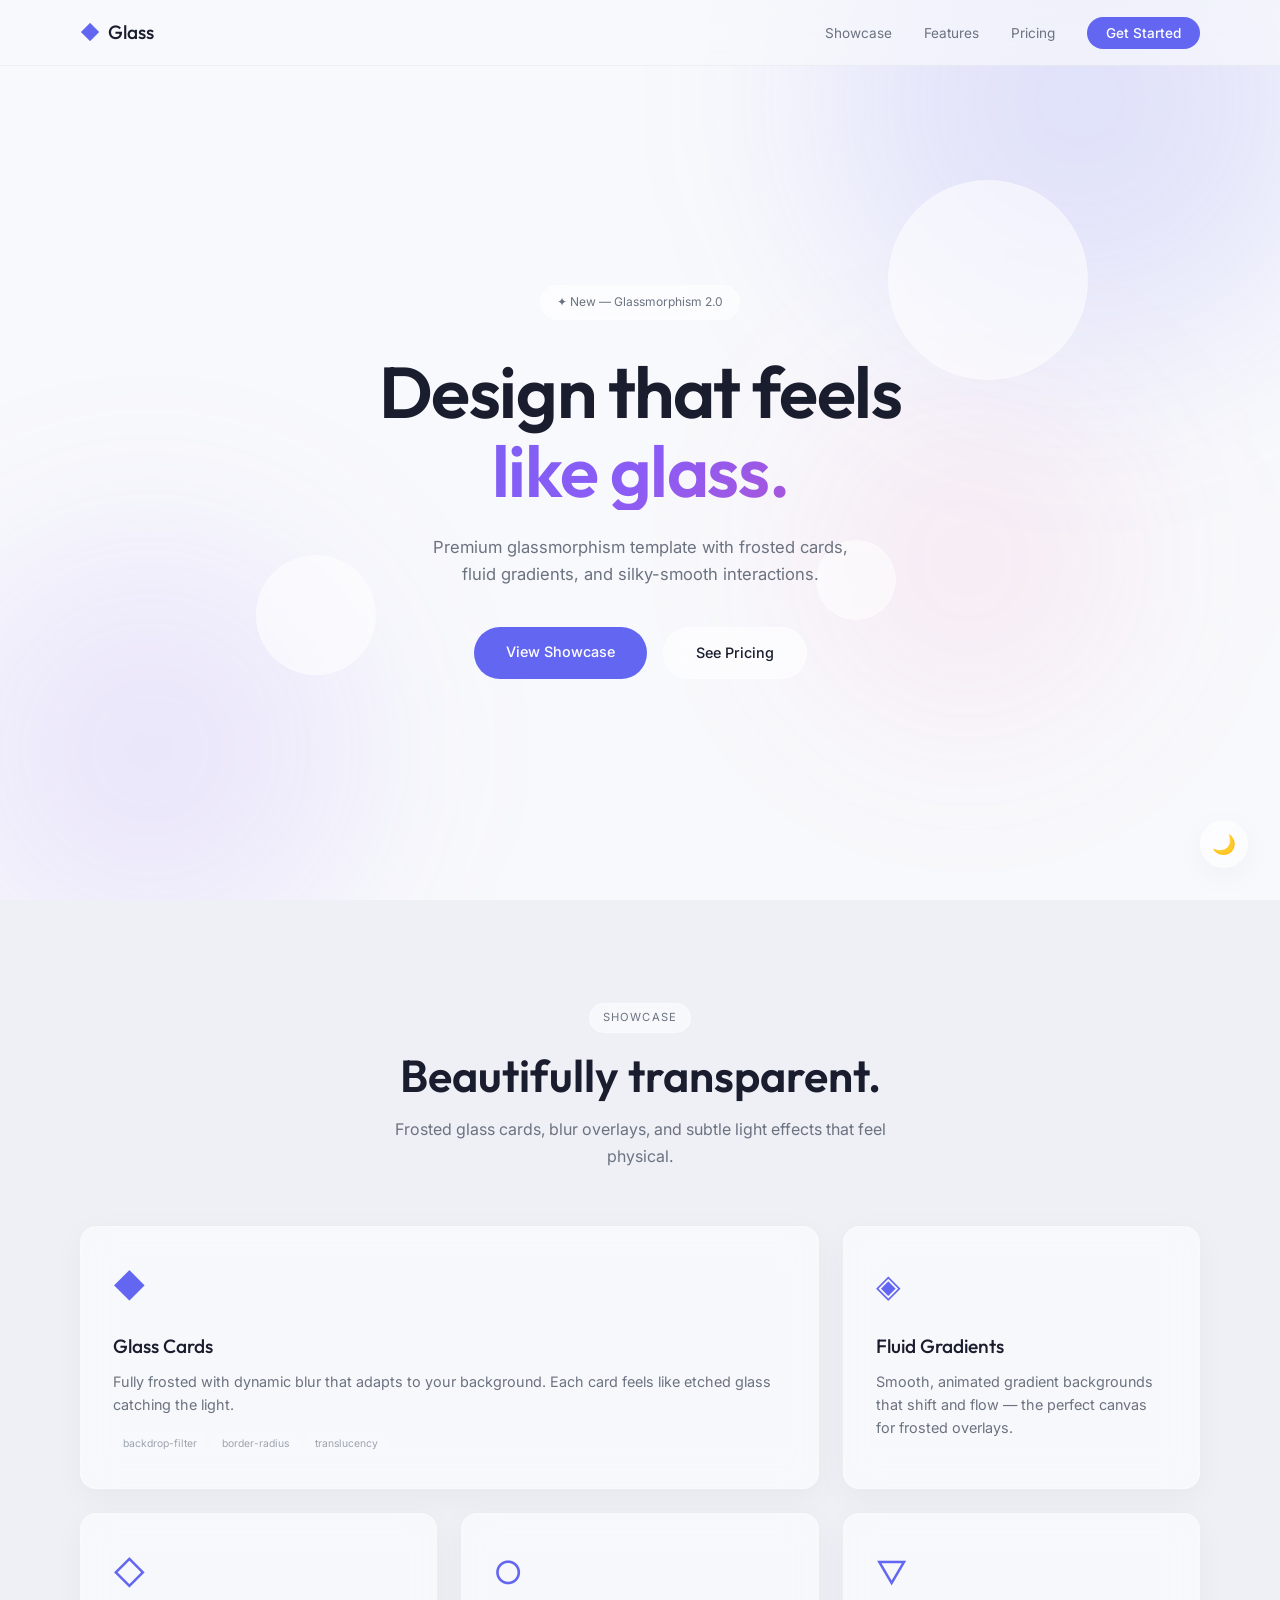
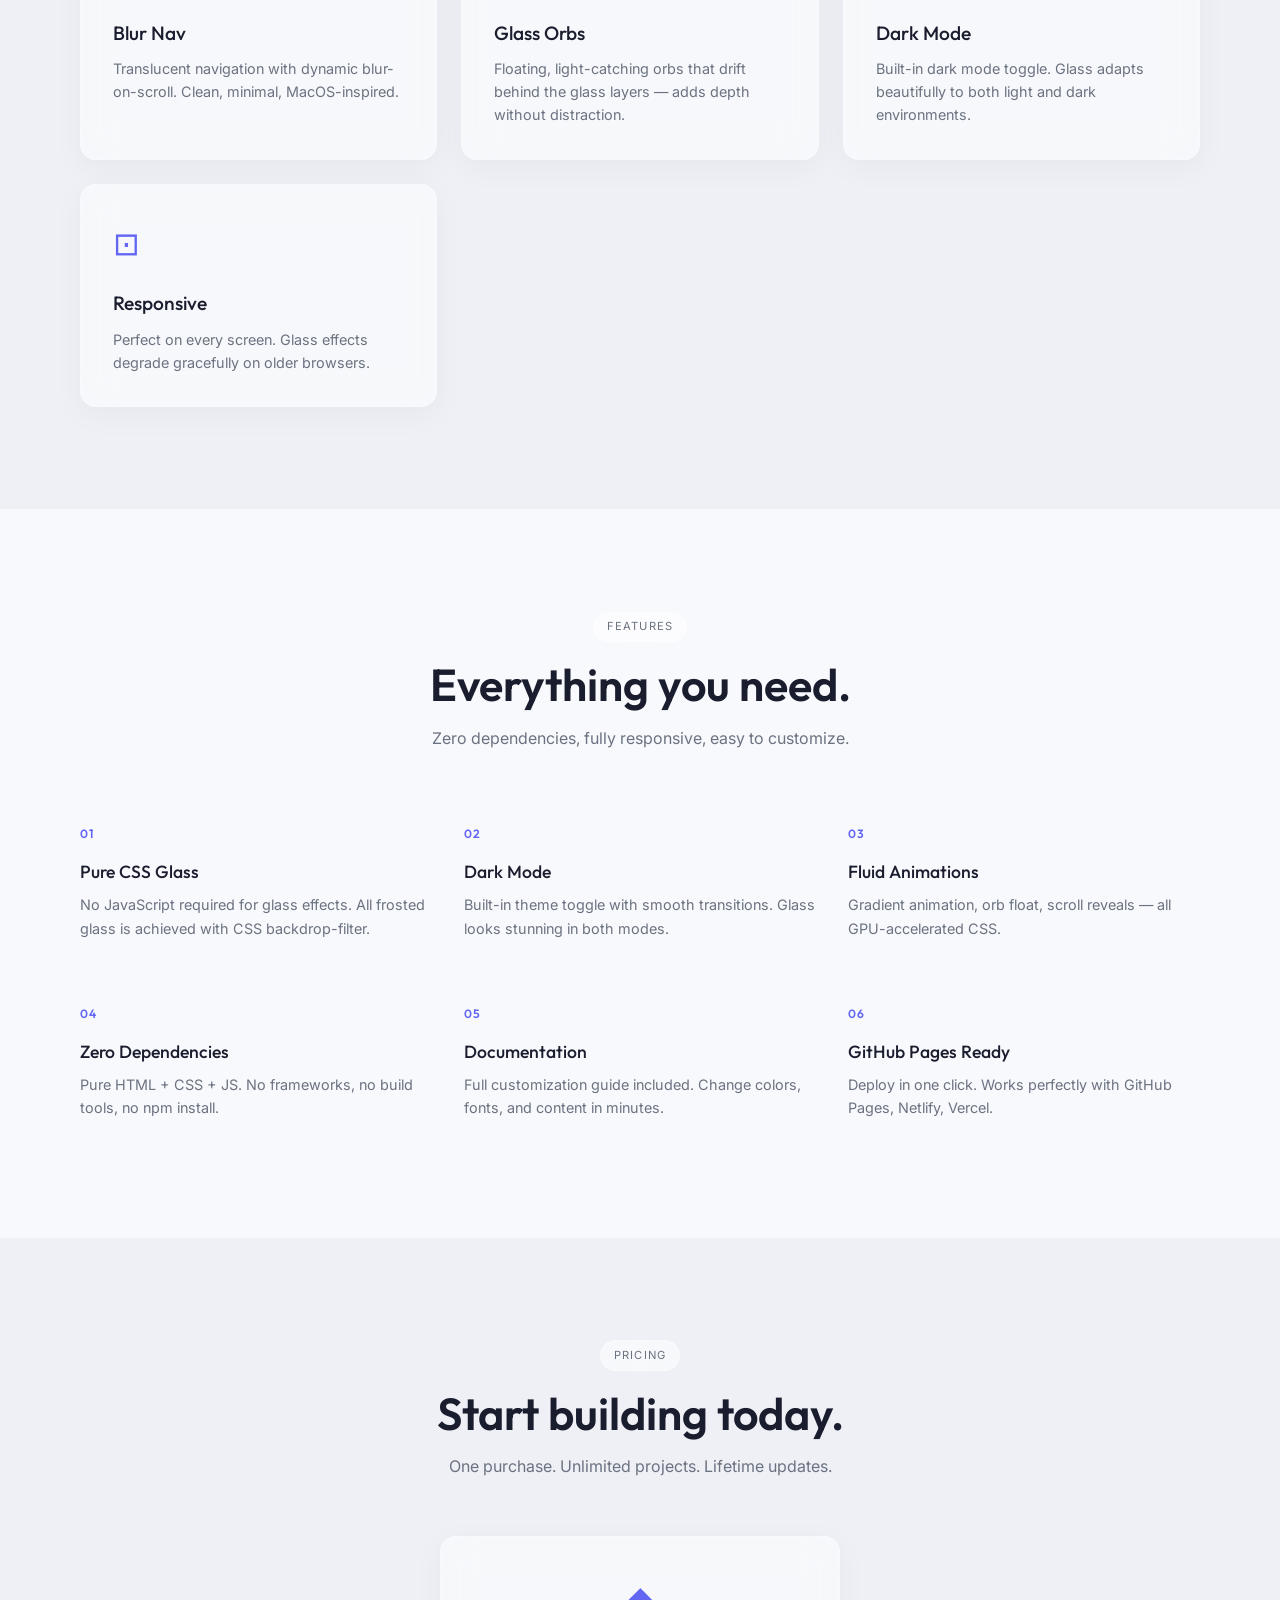
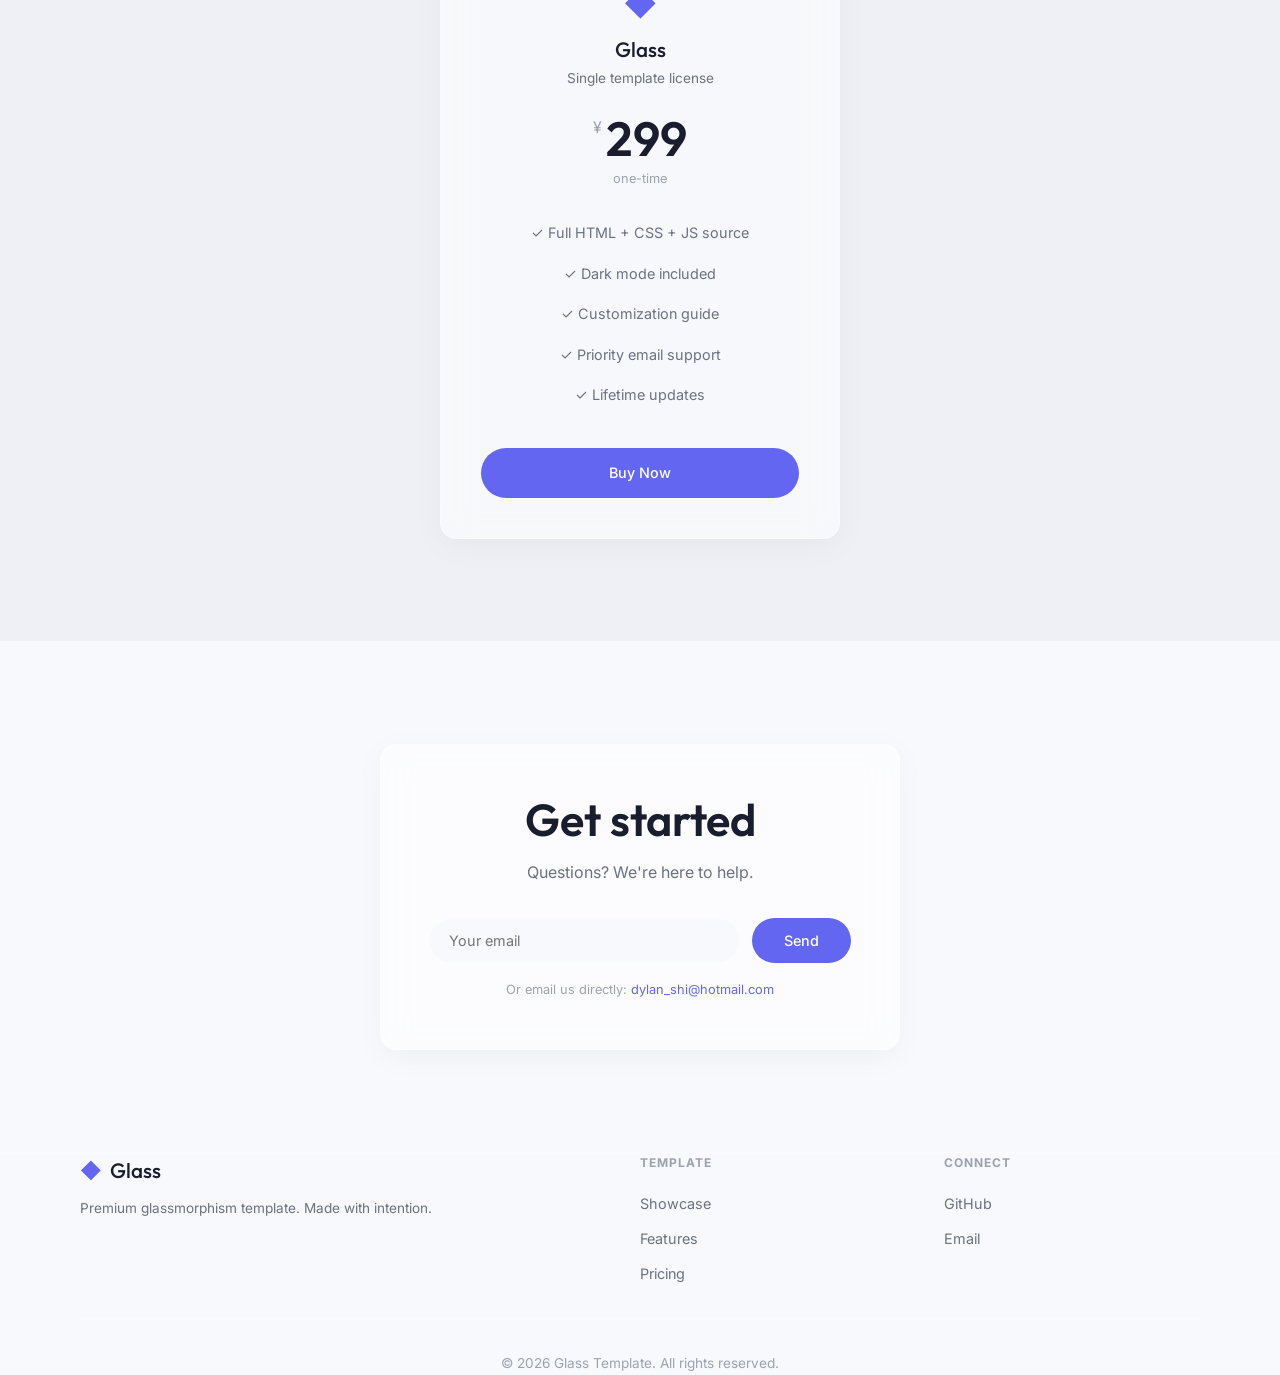
<file: index.html>
<!DOCTYPE html>
<html lang="en">
<head>
  <meta charset="UTF-8" />
  <meta name="viewport" content="width=device-width, initial-scale=1.0" />
  <meta name="description" content="Glass — Premium glassmorphism HTML template for modern brands." />
  <title>Glass — Premium Glassmorphism Template</title>
  <link rel="preconnect" href="https://fonts.googleapis.com" />
  <link rel="preconnect" href="https://fonts.gstatic.com" crossorigin />
  <link href="https://fonts.googleapis.com/css2?family=Inter:wght@300;400;500;600&family=Outfit:wght@300;400;500;600&display=swap" rel="stylesheet" />
  <link rel="stylesheet" href="css/style.css" />
</head>
<body>

  <!-- ==================== NAV ==================== -->
  <nav class="nav" id="nav">
    <div class="nav__inner container">
      <a href="#" class="nav__logo">
        <span class="nav__logo-icon">◆</span> Glass
      </a>
      <div class="nav__right">
        <ul class="nav__links" id="navLinks">
          <li><a href="#showcase">Showcase</a></li>
          <li><a href="#features">Features</a></li>
          <li><a href="#pricing">Pricing</a></li>
          <li><a href="#contact" class="nav__cta">Get Started</a></li>
        </ul>
        <button class="nav__toggle" id="navToggle" aria-label="Menu">
          <span></span><span></span>
        </button>
      </div>
    </div>
  </nav>

  <!-- ==================== HERO ==================== -->
  <section class="hero">
    <div class="hero__bg">
      <div class="hero__gradient hero__gradient--1"></div>
      <div class="hero__gradient hero__gradient--2"></div>
      <div class="hero__gradient hero__gradient--3"></div>
    </div>
    <div class="hero__content container">
      <div class="hero__badge">✦ New — Glassmorphism 2.0</div>
      <h1 class="hero__title">
        <span class="hero__title-line">Design that feels</span>
        <span class="hero__title-line hero__title-line--gradient">like glass.</span>
      </h1>
      <p class="hero__sub">Premium glassmorphism template with frosted cards,<br/>fluid gradients, and silky-smooth interactions.</p>
      <div class="hero__actions">
        <a href="#showcase" class="btn btn--primary">View Showcase</a>
        <a href="#pricing" class="btn btn--glass">See Pricing</a>
      </div>
    </div>
    <!-- Floating glass orbs -->
    <div class="hero__orb hero__orb--1"></div>
    <div class="hero__orb hero__orb--2"></div>
    <div class="hero__orb hero__orb--3"></div>
  </section>

  <!-- ==================== SHOWCASE ==================== -->
  <section class="showcase" id="showcase">
    <div class="container">
      <div class="section-header">
        <span class="section-tag">Showcase</span>
        <h2 class="section-title">Beautifully transparent.</h2>
        <p class="section-sub">Frosted glass cards, blur overlays, and subtle light effects that feel physical.</p>
      </div>

      <div class="showcase__grid">
        <div class="glass-card glass-card--lg">
          <div class="glass-card__icon">◆</div>
          <h3 class="glass-card__title">Glass Cards</h3>
          <p class="glass-card__text">Fully frosted with dynamic blur that adapts to your background. Each card feels like etched glass catching the light.</p>
          <div class="glass-card__tags">
            <span>backdrop-filter</span>
            <span>border-radius</span>
            <span>translucency</span>
          </div>
        </div>

        <div class="glass-card">
          <div class="glass-card__icon">◈</div>
          <h3 class="glass-card__title">Fluid Gradients</h3>
          <p class="glass-card__text">Smooth, animated gradient backgrounds that shift and flow — the perfect canvas for frosted overlays.</p>
        </div>

        <div class="glass-card">
          <div class="glass-card__icon">◇</div>
          <h3 class="glass-card__title">Blur Nav</h3>
          <p class="glass-card__text">Translucent navigation with dynamic blur-on-scroll. Clean, minimal, MacOS-inspired.</p>
        </div>

        <div class="glass-card">
          <div class="glass-card__icon">○</div>
          <h3 class="glass-card__title">Glass Orbs</h3>
          <p class="glass-card__text">Floating, light-catching orbs that drift behind the glass layers — adds depth without distraction.</p>
        </div>

        <div class="glass-card">
          <div class="glass-card__icon">▽</div>
          <h3 class="glass-card__title">Dark Mode</h3>
          <p class="glass-card__text">Built-in dark mode toggle. Glass adapts beautifully to both light and dark environments.</p>
        </div>

        <div class="glass-card">
          <div class="glass-card__icon">⊡</div>
          <h3 class="glass-card__title">Responsive</h3>
          <p class="glass-card__text">Perfect on every screen. Glass effects degrade gracefully on older browsers.</p>
        </div>
      </div>
    </div>
  </section>

  <!-- ==================== FEATURES ==================== -->
  <section class="features" id="features">
    <div class="container">
      <div class="section-header">
        <span class="section-tag">Features</span>
        <h2 class="section-title">Everything you need.</h2>
        <p class="section-sub">Zero dependencies, fully responsive, easy to customize.</p>
      </div>

      <div class="features__grid">
        <div class="feature-item">
          <div class="feature-item__num">01</div>
          <h3 class="feature-item__title">Pure CSS Glass</h3>
          <p class="feature-item__text">No JavaScript required for glass effects. All frosted glass is achieved with CSS backdrop-filter.</p>
        </div>
        <div class="feature-item">
          <div class="feature-item__num">02</div>
          <h3 class="feature-item__title">Dark Mode</h3>
          <p class="feature-item__text">Built-in theme toggle with smooth transitions. Glass looks stunning in both modes.</p>
        </div>
        <div class="feature-item">
          <div class="feature-item__num">03</div>
          <h3 class="feature-item__title">Fluid Animations</h3>
          <p class="feature-item__text">Gradient animation, orb float, scroll reveals — all GPU-accelerated CSS.</p>
        </div>
        <div class="feature-item">
          <div class="feature-item__num">04</div>
          <h3 class="feature-item__title">Zero Dependencies</h3>
          <p class="feature-item__text">Pure HTML + CSS + JS. No frameworks, no build tools, no npm install.</p>
        </div>
        <div class="feature-item">
          <div class="feature-item__num">05</div>
          <h3 class="feature-item__title">Documentation</h3>
          <p class="feature-item__text">Full customization guide included. Change colors, fonts, and content in minutes.</p>
        </div>
        <div class="feature-item">
          <div class="feature-item__num">06</div>
          <h3 class="feature-item__title">GitHub Pages Ready</h3>
          <p class="feature-item__text">Deploy in one click. Works perfectly with GitHub Pages, Netlify, Vercel.</p>
        </div>
      </div>
    </div>
  </section>

  <!-- ==================== PRICING ==================== -->
  <section class="pricing" id="pricing">
    <div class="container">
      <div class="section-header">
        <span class="section-tag">Pricing</span>
        <h2 class="section-title">Start building today.</h2>
        <p class="section-sub">One purchase. Unlimited projects. Lifetime updates.</p>
      </div>

      <div class="pricing__cards">
        <div class="pricing-card">
          <div class="pricing-card__header">
            <span class="pricing-card__icon">◆</span>
            <h3 class="pricing-card__title">Glass</h3>
            <p class="pricing-card__desc">Single template license</p>
          </div>
          <div class="pricing-card__price">
            <span class="pricing-card__currency">¥</span>
            <span class="pricing-card__amount">299</span>
            <span class="pricing-card__period">one-time</span>
          </div>
          <ul class="pricing-card__features">
            <li>✓ Full HTML + CSS + JS source</li>
            <li>✓ Dark mode included</li>
            <li>✓ Customization guide</li>
            <li>✓ Priority email support</li>
            <li>✓ Lifetime updates</li>
          </ul>
          <a href="https://github.com/dylanshi-cloud/glass-template#-pricing" class="btn btn--primary pricing-card__btn" target="_blank">Buy Now</a>
        </div>
      </div>
    </div>
  </section>

  <!-- ==================== CONTACT ==================== -->
  <section class="contact" id="contact">
    <div class="container">
      <div class="glass-card contact__card">
        <h2 class="section-title" style="text-align:center">Get started</h2>
        <p style="text-align:center;color:var(--text-light);margin-bottom:2rem">Questions? We're here to help.</p>
        <form class="contact__form" id="contactForm">
          <input type="email" class="contact__input" placeholder="Your email" required />
          <button type="submit" class="btn btn--primary">Send</button>
        </form>
        <p style="text-align:center;font-size:0.8rem;color:var(--text-muted);margin-top:1rem">Or email us directly: <a href="mailto:dylan_shi@hotmail.com" style="color:var(--accent)">dylan_shi@hotmail.com</a></p>
      </div>
    </div>
  </section>

  <!-- ==================== FOOTER ==================== -->
  <footer class="footer">
    <div class="container">
      <div class="footer__inner">
        <div class="footer__brand">
          <span class="nav__logo"><span class="nav__logo-icon">◆</span> Glass</span>
          <p class="footer__tagline">Premium glassmorphism template. Made with intention.</p>
        </div>
        <div class="footer__links">
          <h4>Template</h4>
          <ul>
            <li><a href="#showcase">Showcase</a></li>
            <li><a href="#features">Features</a></li>
            <li><a href="#pricing">Pricing</a></li>
          </ul>
        </div>
        <div class="footer__links">
          <h4>Connect</h4>
          <ul>
            <li><a href="https://github.com/dylanshi-cloud/glass-template" target="_blank">GitHub</a></li>
            <li><a href="mailto:dylan_shi@hotmail.com">Email</a></li>
          </ul>
        </div>
      </div>
      <div class="footer__bottom">
        <p>&copy; 2026 Glass Template. All rights reserved.</p>
      </div>
    </div>
  </footer>

  <!-- Dark mode toggle -->
  <button class="theme-toggle" id="themeToggle" aria-label="Toggle dark mode">🌙</button>

  <script src="js/main.js"></script>
</body>
</html>
</file>
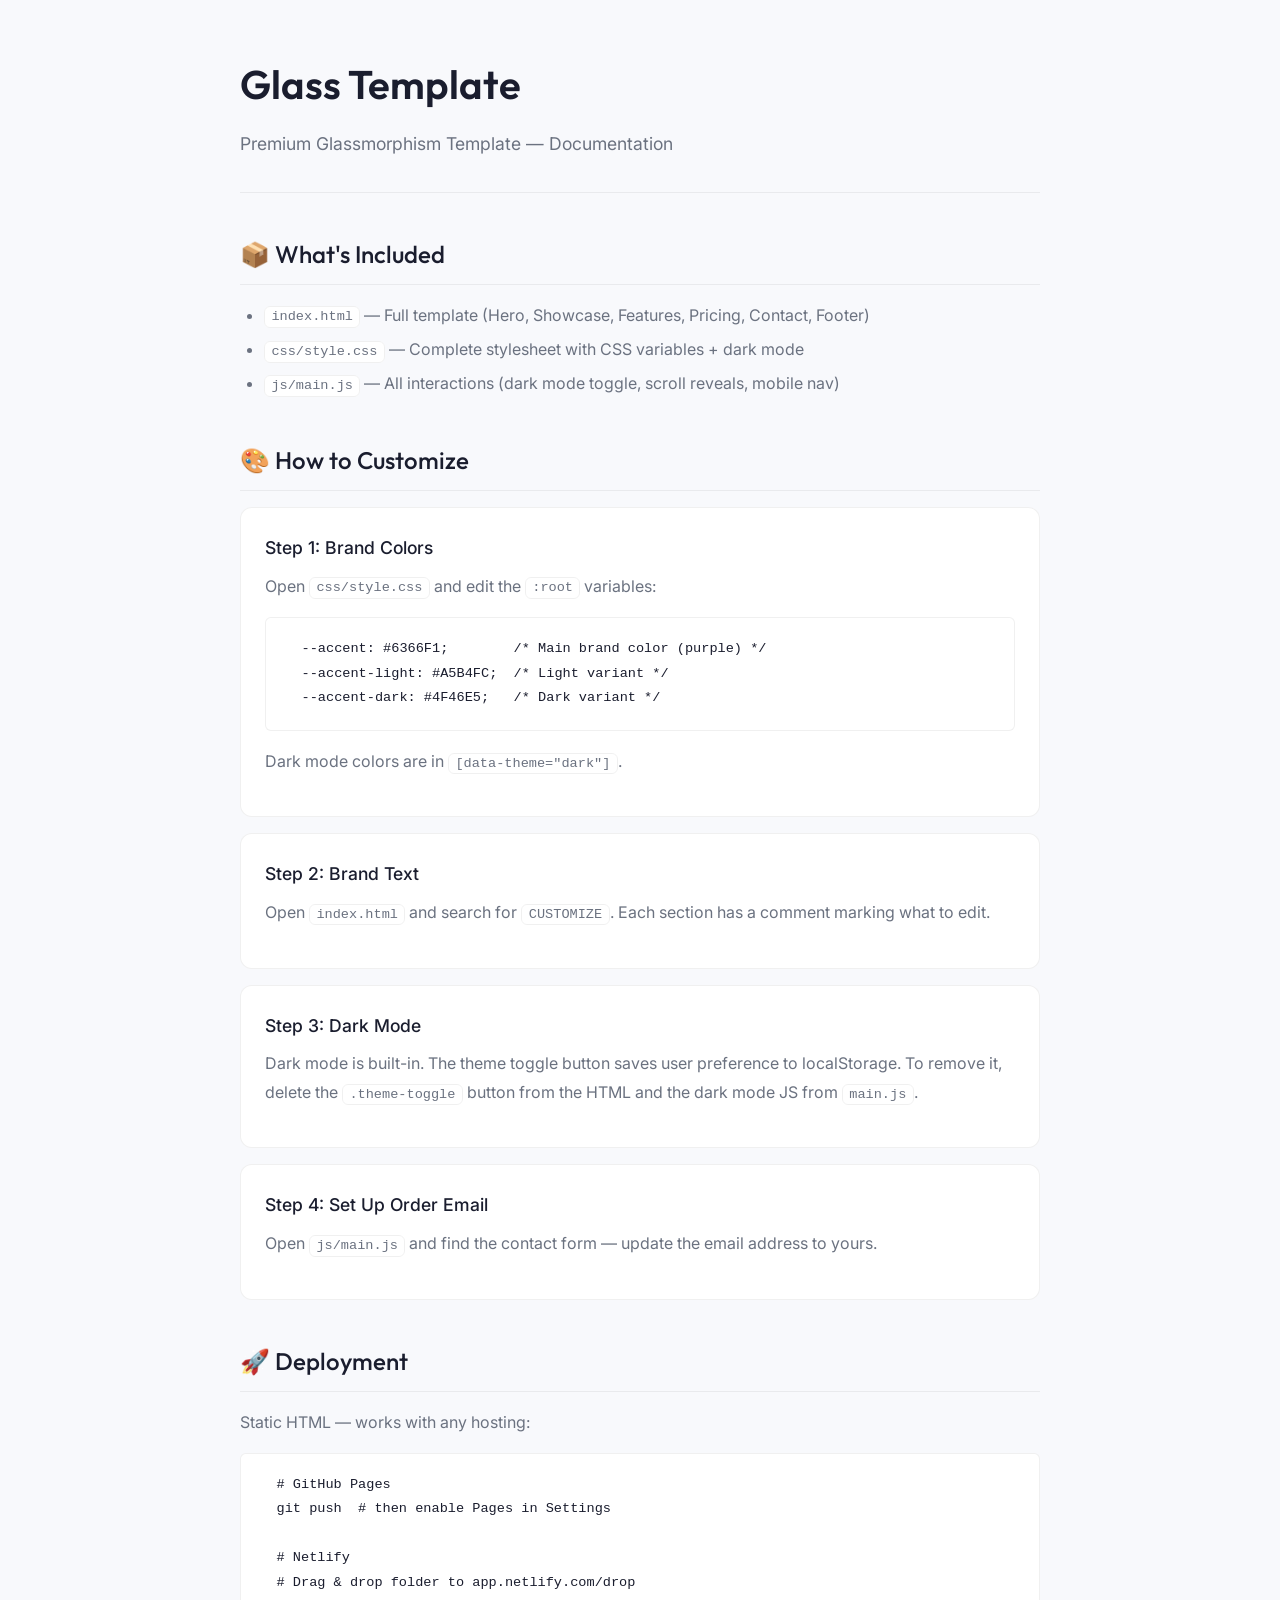
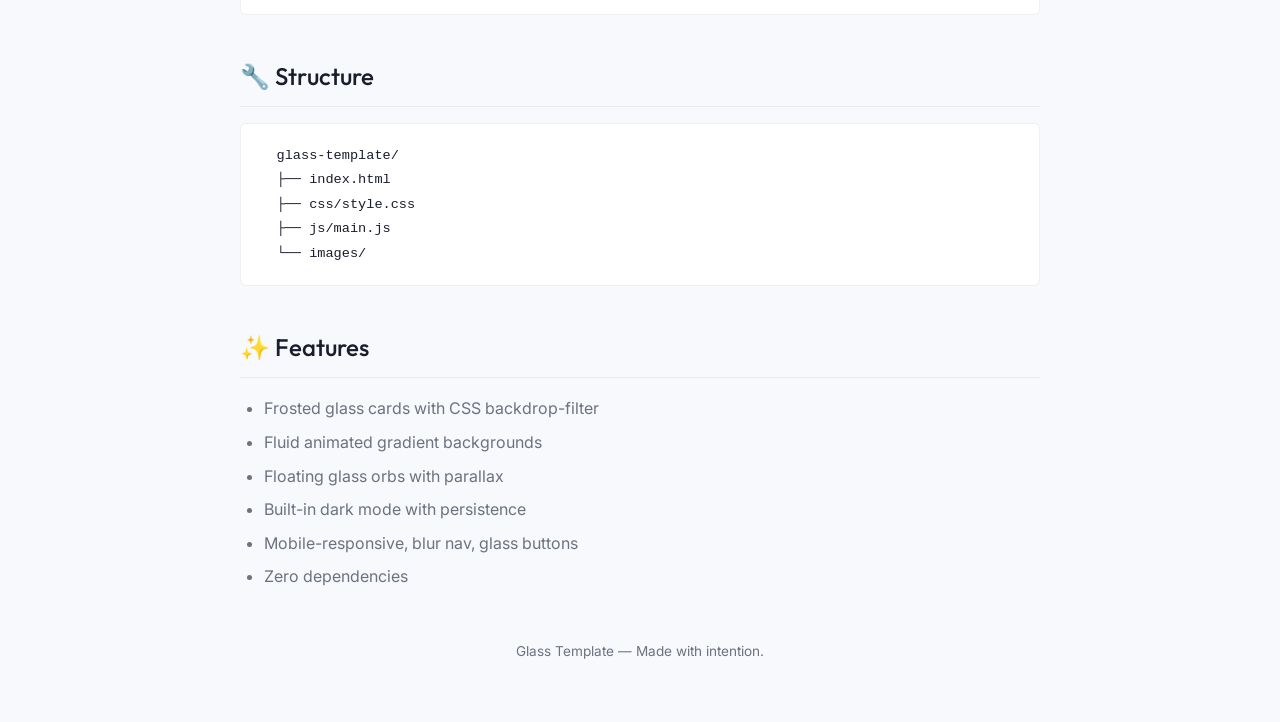
<file: documentation.html>
<!DOCTYPE html>
<html lang="en">
<head>
  <meta charset="UTF-8" />
  <meta name="viewport" content="width=device-width, initial-scale=1.0" />
  <title>Glass Template — Documentation</title>
  <link rel="preconnect" href="https://fonts.googleapis.com" />
  <link rel="preconnect" href="https://fonts.gstatic.com" crossorigin />
  <link href="https://fonts.googleapis.com/css2?family=Inter:wght@300;400;500;600&family=Outfit:wght@400;500&display=swap" rel="stylesheet" />
  <style>
    :root{--font:'Inter',sans-serif;--font-display:'Outfit',sans-serif;--accent:#6366F1;--text:#1A1D2E;--text-light:#6B7280;--bg:#F8F9FC;--border:rgba(0,0,0,0.06)}
    *{margin:0;padding:0;box-sizing:border-box}
    body{font-family:var(--font);font-weight:400;font-size:1rem;line-height:1.8;color:var(--text);background:var(--bg);padding:3rem 1.5rem}
    .container{max-width:800px;margin:0 auto}
    h1{font-family:var(--font-display);font-size:2.5rem;font-weight:600;margin-bottom:0.5rem}
    h2{font-family:var(--font-display);font-size:1.5rem;font-weight:500;margin:2.5rem 0 1rem;padding-bottom:0.5rem;border-bottom:1px solid var(--border)}
    h3{font-size:1.1rem;font-weight:500;margin:1.5rem 0 0.5rem}
    p{margin-bottom:1rem;color:var(--text-light)}
    code,pre{font-family:'SF Mono','Fira Code',monospace;font-size:0.85rem;background:#fff;border:1px solid var(--border);border-radius:6px}
    code{padding:0.15rem 0.4rem}
    pre{padding:1.2rem;overflow-x:auto;margin:1rem 0}
    .step{background:#fff;padding:1.5rem;margin:1rem 0;border-radius:12px;border:1px solid var(--border)}
    .step h3{margin-top:0}
    ul{margin:0.5rem 0 1rem 1.5rem}
    li{margin-bottom:0.3rem;color:var(--text-light)}
    hr{border:none;border-top:1px solid var(--border);margin:2rem 0}
    .footer-doc{margin-top:3rem;font-size:0.85rem;color:var(--text-light);text-align:center}
  </style>
</head>
<body>
<div class="container">
  <h1>Glass Template</h1>
  <p style="font-size:1.1rem">Premium Glassmorphism Template — Documentation</p>
  <hr/>

  <h2>📦 What's Included</h2>
  <ul>
    <li><code>index.html</code> — Full template (Hero, Showcase, Features, Pricing, Contact, Footer)</li>
    <li><code>css/style.css</code> — Complete stylesheet with CSS variables + dark mode</li>
    <li><code>js/main.js</code> — All interactions (dark mode toggle, scroll reveals, mobile nav)</li>
  </ul>

  <h2>🎨 How to Customize</h2>

  <div class="step">
    <h3>Step 1: Brand Colors</h3>
    <p>Open <code>css/style.css</code> and edit the <code>:root</code> variables:</p>
    <pre>  --accent: #6366F1;        /* Main brand color (purple) */
  --accent-light: #A5B4FC;  /* Light variant */
  --accent-dark: #4F46E5;   /* Dark variant */</pre>
    <p>Dark mode colors are in <code>[data-theme="dark"]</code>.</p>
  </div>

  <div class="step">
    <h3>Step 2: Brand Text</h3>
    <p>Open <code>index.html</code> and search for <code>CUSTOMIZE</code>. Each section has a comment marking what to edit.</p>
  </div>

  <div class="step">
    <h3>Step 3: Dark Mode</h3>
    <p>Dark mode is built-in. The theme toggle button saves user preference to localStorage. To remove it, delete the <code>.theme-toggle</code> button from the HTML and the dark mode JS from <code>main.js</code>.</p>
  </div>

  <div class="step">
    <h3>Step 4: Set Up Order Email</h3>
    <p>Open <code>js/main.js</code> and find the contact form — update the email address to yours.</p>
  </div>

  <h2>🚀 Deployment</h2>
  <p>Static HTML — works with any hosting:</p>
  <pre>  # GitHub Pages
  git push  # then enable Pages in Settings

  # Netlify
  # Drag & drop folder to app.netlify.com/drop</pre>

  <h2>🔧 Structure</h2>
  <pre>  glass-template/
  ├── index.html
  ├── css/style.css
  ├── js/main.js
  └── images/</pre>

  <h2>✨ Features</h2>
  <ul>
    <li>Frosted glass cards with CSS backdrop-filter</li>
    <li>Fluid animated gradient backgrounds</li>
    <li>Floating glass orbs with parallax</li>
    <li>Built-in dark mode with persistence</li>
    <li>Mobile-responsive, blur nav, glass buttons</li>
    <li>Zero dependencies</li>
  </ul>

  <div class="footer-doc">
    <p>Glass Template — Made with intention.</p>
  </div>
</div>
</body>
</html>
</file>
<file: css/style.css>
/* ============================================================
   GLASS — Premium Glassmorphism Template
   Design: Frosted · Transparent · Modern · Light
   ============================================================ */

/* ---------- Custom Properties ---------- */
:root {
  --bg: #F8F9FC;
  --bg-alt: #EEF0F6;
  --text: #1A1D2E;
  --text-light: #6B7280;
  --text-muted: #9CA3AF;
  --accent: #6366F1;
  --accent-light: #A5B4FC;
  --accent-dark: #4F46E5;
  --glass-bg: rgba(255, 255, 255, 0.55);
  --glass-border: rgba(255, 255, 255, 0.3);
  --glass-shadow: 0 8px 32px rgba(0, 0, 0, 0.04);
  --glass-blur: 16px;
  --radius: 16px;
  --radius-sm: 10px;
  --font: 'Inter', -apple-system, BlinkMacSystemFont, sans-serif;
  --font-display: 'Outfit', 'Inter', sans-serif;
  --ease: cubic-bezier(0.22, 1, 0.36, 1);
}

/* ---------- Dark Mode ---------- */
[data-theme="dark"] {
  --bg: #0F1118;
  --bg-alt: #1A1D2E;
  --text: #F1F3F7;
  --text-light: #9CA3AF;
  --text-muted: #6B7280;
  --glass-bg: rgba(15, 17, 24, 0.6);
  --glass-border: rgba(255, 255, 255, 0.08);
  --glass-shadow: 0 8px 32px rgba(0, 0, 0, 0.2);
}

/* ---------- Reset ---------- */
*, *::before, *::after { margin: 0; padding: 0; box-sizing: border-box; }
html { scroll-behavior: smooth; -webkit-font-smoothing: antialiased; }
body {
  font-family: var(--font);
  font-weight: 400;
  font-size: 1rem;
  line-height: 1.7;
  color: var(--text);
  background: var(--bg);
  overflow-x: hidden;
  transition: background 0.4s var(--ease), color 0.4s var(--ease);
}
img { max-width: 100%; display: block; }
a { color: inherit; text-decoration: none; }
ul { list-style: none; }
::selection { background: var(--accent-light); color: var(--text); }

.container { width: 100%; max-width: 1200px; margin: 0 auto; padding: 0 clamp(1.5rem, 4vw, 2.5rem); }

/* ============================================================
   NAV
   ============================================================ */
.nav {
  position: fixed;
  top: 0;
  left: 0;
  width: 100%;
  z-index: 100;
  padding: 1rem 0;
  background: rgba(248, 249, 252, 0.65);
  backdrop-filter: blur(20px);
  -webkit-backdrop-filter: blur(20px);
  border-bottom: 1px solid rgba(0, 0, 0, 0.04);
  transition: all 0.4s var(--ease);
}
[data-theme="dark"] .nav {
  background: rgba(15, 17, 24, 0.65);
  border-bottom-color: rgba(255, 255, 255, 0.04);
}

.nav__inner { display: flex; align-items: center; justify-content: space-between; }
.nav__logo { font-family: var(--font-display); font-size: 1.2rem; font-weight: 500; display: flex; align-items: center; gap: 0.5rem; color: var(--text); }
.nav__logo-icon { color: var(--accent); }
.nav__right { display: flex; align-items: center; gap: 2rem; }
.nav__links { display: flex; align-items: center; gap: 2rem; }
.nav__links a { font-size: 0.85rem; color: var(--text-light); transition: color 0.3s; }
.nav__links a:hover { color: var(--text); }
.nav__cta {
  padding: 0.5rem 1.2rem;
  background: var(--accent);
  color: #fff !important;
  border-radius: 100px;
  font-weight: 500;
  transition: all 0.3s !important;
}
.nav__cta:hover { background: var(--accent-dark); transform: translateY(-1px); }

.nav__toggle {
  display: none;
  flex-direction: column;
  gap: 5px;
  background: none;
  border: none;
  cursor: pointer;
  padding: 4px;
}
.nav__toggle span { display: block; width: 22px; height: 2px; background: var(--text); border-radius: 2px; transition: all 0.3s; }

/* Theme toggle */
.theme-toggle {
  position: fixed;
  bottom: 2rem;
  right: 2rem;
  z-index: 99;
  width: 48px;
  height: 48px;
  border-radius: 50%;
  border: none;
  background: var(--glass-bg);
  backdrop-filter: blur(12px);
  -webkit-backdrop-filter: blur(12px);
  border: 1px solid var(--glass-border);
  cursor: pointer;
  font-size: 1.2rem;
  transition: all 0.3s var(--ease);
  box-shadow: var(--glass-shadow);
}
.theme-toggle:hover { transform: scale(1.1); }

/* ============================================================
   HERO
   ============================================================ */
.hero {
  position: relative;
  min-height: 100vh;
  display: flex;
  align-items: center;
  justify-content: center;
  overflow: hidden;
}

.hero__bg { position: absolute; inset: 0; z-index: 0; }
.hero__gradient {
  position: absolute;
  border-radius: 50%;
  filter: blur(80px);
  pointer-events: none;
}
.hero__gradient--1 {
  width: 600px; height: 600px;
  background: radial-gradient(circle, rgba(99, 102, 241, 0.2), transparent);
  top: -200px; right: -100px;
  animation: gradFloat1 8s ease-in-out infinite;
}
.hero__gradient--2 {
  width: 500px; height: 500px;
  background: radial-gradient(circle, rgba(139, 92, 246, 0.15), transparent);
  bottom: -100px; left: -100px;
  animation: gradFloat2 10s ease-in-out infinite;
}
.hero__gradient--3 {
  width: 400px; height: 400px;
  background: radial-gradient(circle, rgba(236, 72, 153, 0.1), transparent);
  top: 40%; left: 60%;
  animation: gradFloat1 12s ease-in-out infinite reverse;
}

@keyframes gradFloat1 { 0%,100% { transform: translate(0,0) scale(1); } 50% { transform: translate(40px,-30px) scale(1.1); } }
@keyframes gradFloat2 { 0%,100% { transform: translate(0,0) scale(1); } 50% { transform: translate(-30px,40px) scale(1.15); } }

.hero__content { position: relative; z-index: 2; text-align: center; padding: 8rem 0 4rem; }

.hero__badge {
  display: inline-block;
  padding: 0.4rem 1rem;
  background: var(--glass-bg);
  backdrop-filter: blur(12px);
  -webkit-backdrop-filter: blur(12px);
  border: 1px solid var(--glass-border);
  border-radius: 100px;
  font-size: 0.75rem;
  color: var(--text-light);
  margin-bottom: 2rem;
}

.hero__title { margin-bottom: 1.5rem; }
.hero__title-line {
  display: block;
  font-family: var(--font-display);
  font-size: clamp(2.5rem, 6vw, 4.5rem);
  font-weight: 600;
  line-height: 1.1;
  letter-spacing: -0.02em;
}
.hero__title-line--gradient {
  background: linear-gradient(135deg, var(--accent), #8B5CF6, #EC4899);
  -webkit-background-clip: text;
  -webkit-text-fill-color: transparent;
  background-clip: text;
}

.hero__sub {
  font-size: clamp(1rem, 1.3vw, 1.2rem);
  color: var(--text-light);
  max-width: 520px;
  margin: 0 auto 2.5rem;
  line-height: 1.6;
}

.hero__actions { display: flex; gap: 1rem; justify-content: center; flex-wrap: wrap; }
.btn {
  display: inline-block;
  padding: 0.8rem 2rem;
  border-radius: 100px;
  font-family: var(--font);
  font-size: 0.9rem;
  font-weight: 500;
  cursor: pointer;
  transition: all 0.3s var(--ease);
  border: none;
  text-decoration: none;
}
.btn--primary { background: var(--accent); color: #fff; }
.btn--primary:hover { background: var(--accent-dark); transform: translateY(-2px); box-shadow: 0 8px 24px rgba(99, 102, 241, 0.3); }
.btn--glass {
  background: var(--glass-bg);
  backdrop-filter: blur(12px);
  -webkit-backdrop-filter: blur(12px);
  border: 1px solid var(--glass-border);
  color: var(--text);
}
.btn--glass:hover { background: rgba(255,255,255,0.75); transform: translateY(-2px); }
[data-theme="dark"] .btn--glass:hover { background: rgba(255,255,255,0.1); }

/* Orbs */
.hero__orb {
  position: absolute;
  border-radius: 50%;
  border: 1px solid rgba(255,255,255,0.15);
  background: var(--glass-bg);
  backdrop-filter: blur(4px);
  -webkit-backdrop-filter: blur(4px);
  pointer-events: none;
  z-index: 1;
}
.hero__orb--1 { width: 200px; height: 200px; top: 20%; right: 15%; animation: orbFloat 6s ease-in-out infinite; }
.hero__orb--2 { width: 120px; height: 120px; bottom: 25%; left: 20%; animation: orbFloat 8s ease-in-out infinite reverse; }
.hero__orb--3 { width: 80px; height: 80px; top: 60%; right: 30%; animation: orbFloat 7s ease-in-out infinite 1s; }

@keyframes orbFloat { 0%,100% { transform: translateY(0); } 50% { transform: translateY(-20px); } }

/* ============================================================
   SECTION COMMON
   ============================================================ */
section { padding: clamp(4rem, 8vw, 7rem) 0; }
.section-header { text-align: center; margin-bottom: 3.5rem; }
.section-tag {
  display: inline-block;
  padding: 0.3rem 0.8rem;
  background: var(--glass-bg);
  backdrop-filter: blur(12px);
  border: 1px solid var(--glass-border);
  border-radius: 100px;
  font-size: 0.7rem;
  text-transform: uppercase;
  letter-spacing: 0.1em;
  color: var(--text-light);
  margin-bottom: 1rem;
}
.section-title {
  font-family: var(--font-display);
  font-size: clamp(1.8rem, 3.5vw, 2.8rem);
  font-weight: 600;
  line-height: 1.2;
  margin-bottom: 0.8rem;
}
.section-sub { max-width: 520px; margin: 0 auto; color: var(--text-light); }

/* ============================================================
   GLASS CARD
   ============================================================ */
.glass-card {
  background: var(--glass-bg);
  backdrop-filter: blur(var(--glass-blur));
  -webkit-backdrop-filter: blur(var(--glass-blur));
  border: 1px solid var(--glass-border);
  border-radius: var(--radius);
  padding: 2rem;
  box-shadow: var(--glass-shadow);
  transition: all 0.4s var(--ease);
}
.glass-card:hover { transform: translateY(-4px); box-shadow: 0 12px 40px rgba(0,0,0,0.06); }
[data-theme="dark"] .glass-card:hover { box-shadow: 0 12px 40px rgba(0,0,0,0.2); }

.glass-card__icon { font-size: 2rem; margin-bottom: 1rem; color: var(--accent); }
.glass-card__title { font-family: var(--font-display); font-size: 1.2rem; font-weight: 500; margin-bottom: 0.5rem; }
.glass-card__text { font-size: 0.9rem; color: var(--text-light); line-height: 1.6; }
.glass-card__tags { display: flex; gap: 0.4rem; flex-wrap: wrap; margin-top: 1rem; }
.glass-card__tags span {
  font-size: 0.65rem;
  padding: 0.2rem 0.6rem;
  background: var(--bg);
  border-radius: 100px;
  color: var(--text-muted);
}
.glass-card--lg { grid-column: span 2; }

/* ============================================================
   SHOWCASE
   ============================================================ */
.showcase { background: var(--bg-alt); }
.showcase__grid {
  display: grid;
  grid-template-columns: repeat(3, 1fr);
  gap: 1.5rem;
}
.showcase__grid .glass-card--lg { grid-column: span 2; }

/* ============================================================
   FEATURES
   ============================================================ */
.features__grid {
  display: grid;
  grid-template-columns: repeat(3, 1fr);
  gap: 2rem;
}
.feature-item { padding: 1rem 0; }
.feature-item__num {
  font-family: var(--font-display);
  font-size: 0.75rem;
  font-weight: 600;
  color: var(--accent);
  letter-spacing: 0.05em;
  margin-bottom: 0.8rem;
}
.feature-item__title { font-family: var(--font-display); font-size: 1.1rem; font-weight: 500; margin-bottom: 0.4rem; }
.feature-item__text { font-size: 0.9rem; color: var(--text-light); line-height: 1.6; }

/* ============================================================
   PRICING
   ============================================================ */
.pricing { background: var(--bg-alt); }
.pricing__cards { display: flex; justify-content: center; }
.pricing-card {
  max-width: 400px;
  width: 100%;
  background: var(--glass-bg);
  backdrop-filter: blur(var(--glass-blur));
  -webkit-backdrop-filter: blur(var(--glass-blur));
  border: 1px solid var(--glass-border);
  border-radius: var(--radius);
  padding: 2.5rem;
  box-shadow: var(--glass-shadow);
  text-align: center;
}
.pricing-card__icon { font-size: 2rem; color: var(--accent); margin-bottom: 0.5rem; }
.pricing-card__title { font-family: var(--font-display); font-size: 1.3rem; font-weight: 500; }
.pricing-card__desc { font-size: 0.85rem; color: var(--text-light); margin-bottom: 1.5rem; }
.pricing-card__price { margin-bottom: 1.5rem; }
.pricing-card__currency { font-size: 1rem; vertical-align: top; color: var(--text-muted); }
.pricing-card__amount { font-family: var(--font-display); font-size: 3rem; font-weight: 600; line-height: 1; }
.pricing-card__period { display: block; font-size: 0.8rem; color: var(--text-muted); margin-top: 0.2rem; }
.pricing-card__features { list-style: none; margin-bottom: 2rem; }
.pricing-card__features li { padding: 0.5rem 0; font-size: 0.9rem; color: var(--text-light); }
.pricing-card__btn { width: 100%; text-align: center; }

/* ============================================================
   CONTACT
   ============================================================ */
.contact__card { max-width: 520px; margin: 0 auto; padding: 3rem; }
.contact__form { display: flex; gap: 0.75rem; }
.contact__input {
  flex: 1;
  padding: 0.8rem 1.2rem;
  border: 1px solid var(--glass-border);
  border-radius: 100px;
  font-family: var(--font);
  font-size: 0.9rem;
  background: var(--bg);
  color: var(--text);
  outline: none;
  transition: border-color 0.3s;
}
.contact__input:focus { border-color: var(--accent); }

/* ============================================================
   FOOTER
   ============================================================ */
.footer { border-top: 1px solid var(--glass-border); }
.footer__inner {
  display: grid;
  grid-template-columns: 2fr 1fr 1fr;
  gap: 3rem;
  padding-bottom: 2rem;
}
.footer__brand .nav__logo { font-size: 1.3rem; margin-bottom: 0.5rem; }
.footer__tagline { font-size: 0.85rem; color: var(--text-light); margin-top: 0.5rem; }
.footer__links h4 { font-size: 0.75rem; text-transform: uppercase; letter-spacing: 0.08em; color: var(--text-muted); margin-bottom: 1rem; }
.footer__links ul { display: flex; flex-direction: column; gap: 0.5rem; }
.footer__links a { font-size: 0.9rem; color: var(--text-light); }
.footer__links a:hover { color: var(--text); }
.footer__bottom { padding-top: 2rem; border-top: 1px solid var(--glass-border); text-align: center; font-size: 0.85rem; color: var(--text-muted); }

/* ============================================================
   REVEAL ANIMATIONS
   ============================================================ */
.reveal {
  opacity: 0;
  transform: translateY(24px);
  transition: opacity 0.7s var(--ease), transform 0.7s var(--ease);
}
.reveal--visible {
  opacity: 1;
  transform: translateY(0);
}

/* ============================================================
   RESPONSIVE
   ============================================================ */
@media (max-width: 900px) {
  .showcase__grid { grid-template-columns: 1fr; }
  .showcase__grid .glass-card--lg { grid-column: span 1; }
  .features__grid { grid-template-columns: 1fr; gap: 1rem; }
  .footer__inner { grid-template-columns: 1fr; gap: 2rem; }
}

@media (max-width: 640px) {
  .nav__toggle { display: flex; }
  .nav__links {
    display: none;
    position: fixed;
    top: 0;
    right: -100%;
    width: 70%;
    max-width: 300px;
    height: 100vh;
    background: var(--glass-bg);
    backdrop-filter: blur(24px);
    -webkit-backdrop-filter: blur(24px);
    flex-direction: column;
    padding: 6rem 2rem 2rem;
    gap: 1.5rem;
    border-left: 1px solid var(--glass-border);
    transition: right 0.5s var(--ease);
  }
  .nav__links--open { display: flex; right: 0; }
  .nav__links a { font-size: 1.1rem; }
  .contact__form { flex-direction: column; }
  .hero__actions { flex-direction: column; align-items: center; }
}
</file>
